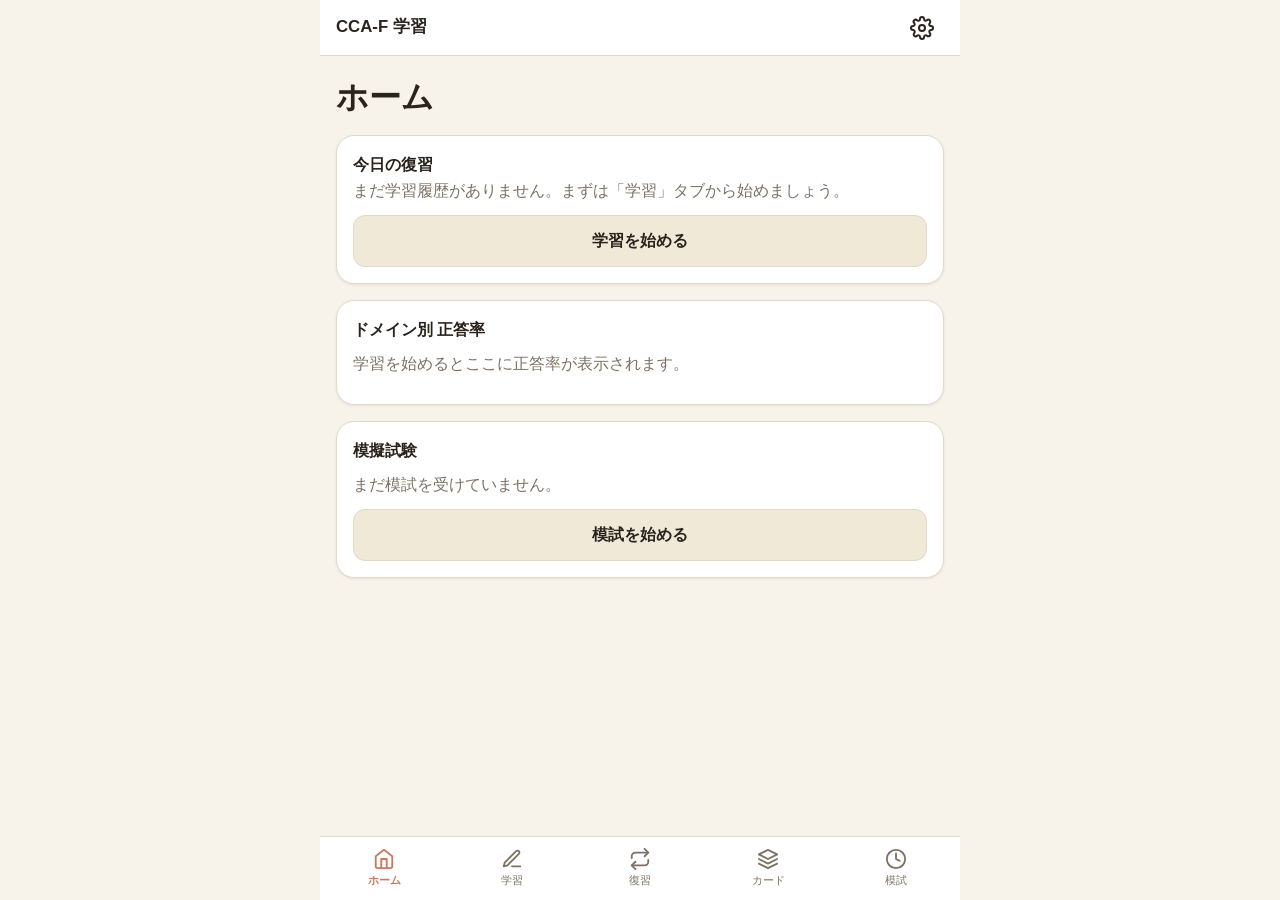
<file: index.html>
<!doctype html>
<html lang="ja" data-theme="">
<head>
<meta charset="UTF-8" />
<meta name="viewport" content="width=device-width, initial-scale=1, viewport-fit=cover" />
<title>CCA-F 学習アプリ</title>
<meta name="description" content="Claude Certified Architect – Foundations 試験対策アプリ" />
<link rel="stylesheet" href="./css/style.css" />
<link rel="manifest" href="./manifest.webmanifest" />
<link rel="icon" href="./icons/favicon.ico" sizes="any" />
<link rel="icon" href="./icons/icon.svg" type="image/svg+xml" />

<!-- iOS: standalone home-screen app support -->
<link rel="apple-touch-icon" href="./icons/apple-touch-icon.png" />
<meta name="apple-mobile-web-app-capable" content="yes" />
<meta name="apple-mobile-web-app-status-bar-style" content="black-translucent" />
<meta name="apple-mobile-web-app-title" content="CCA-F" />

<!-- Theme color: matches manifest, split light/dark for the browser chrome -->
<meta name="theme-color" media="(prefers-color-scheme: light)" content="#F7F3EA" />
<meta name="theme-color" media="(prefers-color-scheme: dark)" content="#1E1A15" />
</head>
<body>
<header class="app-header">
  <span class="app-header__title">CCA-F 学習</span>
  <a class="app-header__settings" href="#/settings" aria-label="設定"><svg viewBox="0 0 24 24" fill="none" stroke="currentColor" stroke-width="2" stroke-linecap="round" stroke-linejoin="round" aria-hidden="true"><circle cx="12" cy="12" r="3"></circle><path d="M19.4 15a1.65 1.65 0 0 0 .33 1.82l.06.06a2 2 0 1 1-2.83 2.83l-.06-.06a1.65 1.65 0 0 0-1.82-.33 1.65 1.65 0 0 0-1 1.51V21a2 2 0 0 1-4 0v-.09A1.65 1.65 0 0 0 9 19.4a1.65 1.65 0 0 0-1.82.33l-.06.06a2 2 0 1 1-2.83-2.83l.06-.06a1.65 1.65 0 0 0 .33-1.82 1.65 1.65 0 0 0-1.51-1H3a2 2 0 0 1 0-4h.09A1.65 1.65 0 0 0 4.6 9a1.65 1.65 0 0 0-.33-1.82l-.06-.06a2 2 0 1 1 2.83-2.83l.06.06a1.65 1.65 0 0 0 1.82.33H9a1.65 1.65 0 0 0 1-1.51V3a2 2 0 0 1 4 0v.09a1.65 1.65 0 0 0 1 1.51 1.65 1.65 0 0 0 1.82-.33l.06-.06a2 2 0 1 1 2.83 2.83l-.06.06a1.65 1.65 0 0 0-.33 1.82V9a1.65 1.65 0 0 0 1.51 1H21a2 2 0 0 1 0 4h-.09a1.65 1.65 0 0 0-1.51 1z"></path></svg></a>
</header>

<main id="view"></main>

<nav class="tab-bar" aria-label="メインナビゲーション">
  <a class="tab-bar__item" href="#/" data-route="#/">
    <span class="tab-bar__icon" aria-hidden="true"><svg viewBox="0 0 24 24" fill="none" stroke="currentColor" stroke-width="2" stroke-linecap="round" stroke-linejoin="round" aria-hidden="true"><path d="M3 9l9-7 9 7v11a2 2 0 0 1-2 2H5a2 2 0 0 1-2-2z"></path><polyline points="9 22 9 12 15 12 15 22"></polyline></svg></span>
    <span class="tab-bar__label">ホーム</span>
  </a>
  <a class="tab-bar__item" href="#/quiz" data-route="#/quiz">
    <span class="tab-bar__icon" aria-hidden="true"><svg viewBox="0 0 24 24" fill="none" stroke="currentColor" stroke-width="2" stroke-linecap="round" stroke-linejoin="round" aria-hidden="true"><path d="M12 20h9"></path><path d="M16.5 3.5a2.121 2.121 0 0 1 3 3L7 19l-4 1 1-4Z"></path></svg></span>
    <span class="tab-bar__label">学習</span>
  </a>
  <a class="tab-bar__item" href="#/review" data-route="#/review">
    <span class="tab-bar__icon" aria-hidden="true"><svg viewBox="0 0 24 24" fill="none" stroke="currentColor" stroke-width="2" stroke-linecap="round" stroke-linejoin="round" aria-hidden="true"><polyline points="17 1 21 5 17 9"></polyline><path d="M3 11V9a4 4 0 0 1 4-4h14"></path><polyline points="7 23 3 19 7 15"></polyline><path d="M21 13v2a4 4 0 0 1-4 4H3"></path></svg></span>
    <span class="tab-bar__label">復習</span>
  </a>
  <a class="tab-bar__item" href="#/cards" data-route="#/cards">
    <span class="tab-bar__icon" aria-hidden="true"><svg viewBox="0 0 24 24" fill="none" stroke="currentColor" stroke-width="2" stroke-linecap="round" stroke-linejoin="round" aria-hidden="true"><polygon points="12 2 2 7 12 12 22 7 12 2"></polygon><polyline points="2 17 12 22 22 17"></polyline><polyline points="2 12 12 17 22 12"></polyline></svg></span>
    <span class="tab-bar__label">カード</span>
  </a>
  <a class="tab-bar__item" href="#/exam" data-route="#/exam">
    <span class="tab-bar__icon" aria-hidden="true"><svg viewBox="0 0 24 24" fill="none" stroke="currentColor" stroke-width="2" stroke-linecap="round" stroke-linejoin="round" aria-hidden="true"><circle cx="12" cy="12" r="10"></circle><polyline points="12 6 12 12 16 14"></polyline></svg></span>
    <span class="tab-bar__label">模試</span>
  </a>
</nav>

<!-- Update-available toast (hidden until a new SW takes control) -->
<div id="update-toast" class="update-toast" role="status" hidden>
  <button type="button" id="update-toast-btn" class="update-toast__btn">
    新しいバージョンがあります — タップで更新
  </button>
</div>

<!-- iOS "add to home screen" install hint (shown once, dismissible) -->
<div id="ios-install-banner" class="ios-install-banner" role="status" hidden>
  <span class="ios-install-banner__text">共有 → ホーム画面に追加 でインストール</span>
  <button type="button" id="ios-install-dismiss" class="ios-install-banner__dismiss" aria-label="閉じる">✕</button>
</div>

<script type="module" src="./js/app.js"></script>
<script>
  // Service worker registration + update flow. Kept as a plain inline
  // script (not a module) so it runs independently of app.js and can never
  // block app boot if something in the SW path throws.
  if ("serviceWorker" in navigator) {
    // A page loaded with no controller yet (first-ever visit, or a hard
    // reload that bypassed the SW) will still fire one "controllerchange"
    // event the moment the new worker calls clients.claim() during its very
    // first activation. That first claim is not an update — it's just the
    // SW turning on — so it must not trigger the update toast. Only treat
    // controllerchange as "an update is available" when this page was
    // already under an active controller when it loaded.
    const hadControllerOnLoad = !!navigator.serviceWorker.controller;

    window.addEventListener("load", () => {
      navigator.serviceWorker.register("./sw.js").catch(() => {
        // Offline-first app still works without a SW; ignore registration
        // failures (e.g. unsupported browser, privacy mode restrictions).
      });
    });

    let reloadedOnce = false;
    let firstControllerChangeSeen = false;
    navigator.serviceWorker.addEventListener("controllerchange", () => {
      if (reloadedOnce) return;

      const isFirstClaim = !firstControllerChangeSeen && !hadControllerOnLoad;
      firstControllerChangeSeen = true;
      if (isFirstClaim) return;

      // Never yank the exam runner out from under an in-progress exam:
      // the timer is wall-clock based and a reload would lose the in-memory
      // runner state before the user finishes.
      let examInProgress = false;
      try {
        examInProgress = localStorage.getItem("ccaf.v1.exam.active") != null;
      } catch (err) {
        examInProgress = false;
      }
      if (examInProgress) return;

      const toast = document.getElementById("update-toast");
      const btn = document.getElementById("update-toast-btn");
      if (!toast || !btn) return;
      toast.hidden = false;
      btn.addEventListener(
        "click",
        () => {
          reloadedOnce = true;
          window.location.reload();
        },
        { once: true }
      );
    });
  }

  // iOS Safari "add to home screen" hint: only for iOS Safari, only when
  // not already launched as a standalone PWA, and only once ever.
  (function iosInstallBanner() {
    const IOS_BANNER_KEY = "ccaf.v1.ui.iosBannerDismissed";
    const ua = navigator.userAgent || "";
    const isIOS = /iP(hone|ad|od)/.test(ua) || (ua.includes("Macintosh") && "ontouchend" in document);
    const isSafari = /Safari/.test(ua) && !/CriOS|FxiOS|EdgiOS|OPiOS/.test(ua);
    const isStandalone =
      window.matchMedia("(display-mode: standalone)").matches || window.navigator.standalone === true;

    if (!isIOS || !isSafari || isStandalone) return;

    let dismissed = false;
    try {
      dismissed = localStorage.getItem(IOS_BANNER_KEY) === "1";
    } catch (err) {
      dismissed = false;
    }
    if (dismissed) return;

    const banner = document.getElementById("ios-install-banner");
    const dismissBtn = document.getElementById("ios-install-dismiss");
    if (!banner || !dismissBtn) return;
    banner.hidden = false;
    dismissBtn.addEventListener("click", () => {
      banner.hidden = true;
      try {
        localStorage.setItem(IOS_BANNER_KEY, "1");
      } catch (err) {
        // Ignore; banner will just reappear next visit in private mode.
      }
    });
  })();
</script>
</body>
</html>
</file>
<file: css/style.css>
/* =========================================================
   CCA-F 学習アプリ — デザインシステム
   ========================================================= */

/* ---------- CSS Custom Properties ---------- */
:root {
  /* Colors: light (default) */
  --color-bg: #F7F3EA;
  --color-surface: #FFFFFF;
  --color-surface-alt: #F0E9D8;
  --color-text: #2B241D;
  --color-text-muted: #7C7264;
  --color-border: #E3D9C6;
  --color-primary: #CC785C;
  --color-primary-contrast: #FFFFFF;
  --color-accent: #C08A3E;
  --color-success: #4F8B3B;
  --color-success-bg: #EAF3E2;
  --color-danger: #C1392B;
  --color-danger-bg: #FBEAE7;
  --color-warning: #B8860B;
  --color-warning-bg: #FBF3DC;

  /* Spacing scale */
  --space-1: 4px;
  --space-2: 8px;
  --space-3: 12px;
  --space-4: 16px;
  --space-5: 24px;
  --space-6: 32px;
  --space-7: 48px;

  /* Radius */
  --radius-sm: 6px;
  --radius-md: 12px;
  --radius-lg: 18px;
  --radius-pill: 999px;

  /* Layout */
  --max-width: 640px;
  --header-height: 56px;
  --tab-bar-height: 64px;

  /* Shadow */
  --shadow-sm: 0 1px 3px rgba(0, 0, 0, 0.08);
  --shadow-md: 0 4px 12px rgba(0, 0, 0, 0.12);

  /* Safe areas */
  --safe-top: env(safe-area-inset-top, 0px);
  --safe-bottom: env(safe-area-inset-bottom, 0px);
  --safe-left: env(safe-area-inset-left, 0px);
  --safe-right: env(safe-area-inset-right, 0px);

  color-scheme: light;
}

/* ---------- Dark mode: system preference ---------- */
@media (prefers-color-scheme: dark) {
  :root {
    --color-bg: #1E1A15;
    --color-surface: #29231D;
    --color-surface-alt: #322B22;
    --color-text: #F2EBDD;
    --color-text-muted: #B0A594;
    --color-border: #453B2F;
    --color-primary: #E0906B;
    --color-primary-contrast: #1E1A15;
    --color-accent: #D9A441;
    --color-success: #7FB06B;
    --color-success-bg: #24301C;
    --color-danger: #E27367;
    --color-danger-bg: #3A1F1A;
    --color-warning: #D9A441;
    --color-warning-bg: #3A2E14;

    color-scheme: dark;
  }
}

/* ---------- Explicit theme overrides (settings) ---------- */
html[data-theme="light"] {
  --color-bg: #F7F3EA;
  --color-surface: #FFFFFF;
  --color-surface-alt: #F0E9D8;
  --color-text: #2B241D;
  --color-text-muted: #7C7264;
  --color-border: #E3D9C6;
  --color-primary: #CC785C;
  --color-primary-contrast: #FFFFFF;
  --color-accent: #C08A3E;
  --color-success: #4F8B3B;
  --color-success-bg: #EAF3E2;
  --color-danger: #C1392B;
  --color-danger-bg: #FBEAE7;
  --color-warning: #B8860B;
  --color-warning-bg: #FBF3DC;
  color-scheme: light;
}

html[data-theme="dark"] {
  --color-bg: #1E1A15;
  --color-surface: #29231D;
  --color-surface-alt: #322B22;
  --color-text: #F2EBDD;
  --color-text-muted: #B0A594;
  --color-border: #453B2F;
  --color-primary: #E0906B;
  --color-primary-contrast: #1E1A15;
  --color-accent: #D9A441;
  --color-success: #7FB06B;
  --color-success-bg: #24301C;
  --color-danger: #E27367;
  --color-danger-bg: #3A1F1A;
  --color-warning: #D9A441;
  --color-warning-bg: #3A2E14;
  color-scheme: dark;
}

/* ---------- Reset ---------- */
* {
  box-sizing: border-box;
}

html,
body {
  margin: 0;
  padding: 0;
}

body {
  min-height: 100vh;
  min-height: 100dvh;
  background: var(--color-bg);
  color: var(--color-text);
  font-family: "Hiragino Sans", "Hiragino Kaku Gothic ProN", "Noto Sans JP",
    "Yu Gothic UI", "Yu Gothic", "Meiryo", -apple-system, BlinkMacSystemFont,
    "Segoe UI", Roboto, sans-serif;
  line-height: 1.6;
  -webkit-font-smoothing: antialiased;
  overflow-x: hidden;
  padding-bottom: calc(var(--tab-bar-height) + var(--safe-bottom));
}

h1,
h2,
h3,
p,
ul,
ol,
figure {
  margin: 0 0 var(--space-3) 0;
}

img {
  max-width: 100%;
  display: block;
}

a {
  color: inherit;
  text-decoration: none;
}

button {
  font-family: inherit;
}

/* ---------- Layout: centered column ---------- */
.app-header,
.tab-bar,
#view {
  width: 100%;
  max-width: var(--max-width);
  margin-left: auto;
  margin-right: auto;
}

#view {
  padding: var(--space-4) var(--space-4) var(--space-6);
  padding-left: calc(var(--space-4) + var(--safe-left));
  padding-right: calc(var(--space-4) + var(--safe-right));
  min-height: calc(100vh - var(--header-height) - var(--tab-bar-height));
  min-height: calc(100dvh - var(--header-height) - var(--tab-bar-height));
}

/* ---------- Header ---------- */
.app-header {
  position: sticky;
  top: 0;
  z-index: 10;
  display: flex;
  align-items: center;
  justify-content: space-between;
  height: calc(var(--header-height) + var(--safe-top));
  padding-top: var(--safe-top);
  padding-left: calc(var(--space-4) + var(--safe-left));
  padding-right: calc(var(--space-4) + var(--safe-right));
  background: var(--color-surface);
  border-bottom: 1px solid var(--color-border);
}

.app-header__title {
  font-weight: 700;
  font-size: 1.05rem;
}

.app-header__settings {
  display: inline-flex;
  align-items: center;
  justify-content: center;
  width: 44px;
  height: 44px;
  font-size: 1.2rem;
  border-radius: var(--radius-pill);
  touch-action: manipulation;
}

.app-header__settings svg {
  display: block;
  width: 24px;
  height: 24px;
}

.app-header__settings:active {
  background: var(--color-surface-alt);
}

/* ---------- Bottom Tab Bar ---------- */
.tab-bar {
  position: fixed;
  left: 50%;
  bottom: 0;
  transform: translateX(-50%);
  z-index: 20;
  display: flex;
  height: calc(var(--tab-bar-height) + var(--safe-bottom));
  padding-bottom: var(--safe-bottom);
  padding-left: var(--safe-left);
  padding-right: var(--safe-right);
  background: var(--color-surface);
  border-top: 1px solid var(--color-border);
}

.tab-bar__item {
  flex: 1 1 0;
  display: flex;
  flex-direction: column;
  align-items: center;
  justify-content: center;
  gap: 2px;
  min-height: 44px;
  color: var(--color-text-muted);
  font-size: 0.7rem;
  touch-action: manipulation;
}

.tab-bar__icon {
  font-size: 1.25rem;
  line-height: 1;
}

.tab-bar__icon svg {
  display: block;
  width: 22px;
  height: 22px;
}

.tab-bar__item.is-active {
  color: var(--color-primary);
  font-weight: 700;
}

/* ---------- Card ---------- */
.card {
  background: var(--color-surface);
  border: 1px solid var(--color-border);
  border-radius: var(--radius-lg);
  padding: var(--space-4);
  box-shadow: var(--shadow-sm);
  margin-bottom: var(--space-4);
}

.card__title {
  font-weight: 700;
  margin-bottom: var(--space-2);
}

/* ---------- Buttons ---------- */
.btn {
  display: inline-flex;
  align-items: center;
  justify-content: center;
  min-height: 44px;
  min-width: 44px;
  padding: var(--space-3) var(--space-5);
  border: 1px solid transparent;
  border-radius: var(--radius-md);
  font-size: 1rem;
  font-weight: 600;
  cursor: pointer;
  touch-action: manipulation;
  transition: transform 0.05s ease, opacity 0.15s ease;
}

.btn:active {
  transform: scale(0.98);
}

.btn-primary {
  background: var(--color-primary);
  color: var(--color-primary-contrast);
}

.btn-secondary {
  background: var(--color-surface-alt);
  color: var(--color-text);
  border-color: var(--color-border);
}

.btn-block {
  display: flex;
  width: 100%;
}

.btn:disabled {
  opacity: 0.5;
  cursor: not-allowed;
}

/* ---------- Choice Button (quiz/exam) ---------- */
.choice {
  display: flex;
  flex-direction: column;
  align-items: flex-start;
  gap: var(--space-1);
  width: 100%;
  min-height: 44px;
  padding: var(--space-3) var(--space-4);
  margin-bottom: var(--space-2);
  background: var(--color-surface);
  border: 1px solid var(--color-border);
  border-radius: var(--radius-md);
  text-align: left;
  font-size: 0.95rem;
  line-height: 1.4;
  overflow-wrap: anywhere; /* long flags / env var names in code spans */
  cursor: pointer;
  touch-action: manipulation;
}

.choice__text {
  display: block;
}

.choice__text-ja {
  display: block;
  font-size: 0.9em;
  color: var(--color-text-muted);
}

.choice:active {
  background: var(--color-surface-alt);
}

/* Multi-answer ("choose N") choices: checkbox mark + checked state.
   Declared before .correct/.wrong so grading colors win. */
.choice--multi {
  flex-direction: row;
  gap: var(--space-3);
}

.choice__body {
  display: flex;
  flex-direction: column;
  gap: var(--space-1);
  min-width: 0;
}

.choice__check {
  position: relative;
  flex: none;
  width: 20px;
  height: 20px;
  margin-top: 1px;
  border: 2px solid var(--color-border);
  border-radius: var(--radius-sm);
  background: var(--color-surface);
}

.choice--multi.is-checked {
  background: var(--color-surface-alt);
  border-color: var(--color-primary);
  box-shadow: inset 0 0 0 1px var(--color-primary);
}

.choice--multi.is-checked .choice__check {
  background: var(--color-primary);
  border-color: var(--color-primary);
}

.choice--multi.is-checked .choice__check::after {
  content: "";
  position: absolute;
  left: 5px;
  top: 1px;
  width: 5px;
  height: 10px;
  border: solid var(--color-primary-contrast);
  border-width: 0 2px 2px 0;
  transform: rotate(45deg);
}

.choice.correct {
  background: var(--color-success-bg);
  border-color: var(--color-success);
  color: var(--color-success);
  font-weight: 700;
}

.choice.wrong {
  background: var(--color-danger-bg);
  border-color: var(--color-danger);
  color: var(--color-danger);
  font-weight: 700;
}

.choice.correct .choice__text-ja,
.choice.wrong .choice__text-ja {
  color: inherit;
}

.choice--multi.correct .choice__check,
.choice--multi.wrong .choice__check {
  border-color: currentColor;
}

.choice--multi.correct.is-checked,
.choice--multi.wrong.is-checked {
  box-shadow: inset 0 0 0 1px currentColor;
}

.choice--multi.correct.is-checked .choice__check,
.choice--multi.wrong.is-checked .choice__check {
  background: currentColor;
}

/* ---------- Chip Filter ---------- */
.chip-row {
  display: flex;
  flex-wrap: wrap;
  gap: var(--space-2);
  margin-bottom: var(--space-4);
}

.chip {
  display: inline-flex;
  align-items: center;
  min-height: 36px;
  padding: var(--space-1) var(--space-4);
  background: var(--color-surface-alt);
  border: 1px solid var(--color-border);
  border-radius: var(--radius-pill);
  font-size: 0.85rem;
  color: var(--color-text-muted);
  cursor: pointer;
  touch-action: manipulation;
}

.chip.active {
  background: var(--color-primary);
  border-color: var(--color-primary);
  color: var(--color-primary-contrast);
  font-weight: 700;
}

/* ---------- Progress Bar ---------- */
.progress {
  width: 100%;
  height: 8px;
  background: var(--color-surface-alt);
  border-radius: var(--radius-pill);
  overflow: hidden;
}

.progress__fill {
  height: 100%;
  background: var(--color-primary);
  border-radius: var(--radius-pill);
  transition: width 0.2s ease;
}

.progress__fill.is-pass {
  background: var(--color-success);
}

.progress__fill.is-fail {
  background: var(--color-danger);
}

/* ---------- Badge ---------- */
.badge {
  display: inline-flex;
  align-items: center;
  justify-content: center;
  min-width: 20px;
  height: 20px;
  padding: 0 var(--space-2);
  background: var(--color-danger);
  color: #fff;
  font-size: 0.7rem;
  font-weight: 700;
  border-radius: var(--radius-pill);
}

.badge-success {
  background: var(--color-success);
}

.badge-neutral {
  background: var(--color-text-muted);
}

/* ---------- Toast ---------- */
.toast {
  position: fixed;
  left: 50%;
  bottom: calc(var(--tab-bar-height) + var(--safe-bottom) + var(--space-4));
  transform: translateX(-50%);
  z-index: 50;
  max-width: calc(var(--max-width) - var(--space-6));
  padding: var(--space-3) var(--space-4);
  background: var(--color-text);
  color: var(--color-bg);
  border-radius: var(--radius-md);
  box-shadow: var(--shadow-md);
  font-size: 0.9rem;
  text-align: center;
}

/* ---------- Modal / Sheet ---------- */
.modal-overlay {
  position: fixed;
  inset: 0;
  z-index: 60;
  display: flex;
  align-items: flex-end;
  justify-content: center;
  background: rgba(0, 0, 0, 0.4);
}

.sheet {
  width: 100%;
  max-width: var(--max-width);
  max-height: 85vh;
  overflow-y: auto;
  padding: var(--space-5);
  padding-bottom: calc(var(--space-5) + var(--safe-bottom));
  background: var(--color-surface);
  border-radius: var(--radius-lg) var(--radius-lg) 0 0;
  box-shadow: var(--shadow-md);
}

.modal-overlay.is-centered {
  align-items: center;
  padding: var(--space-5);
}

.modal-overlay.is-centered .sheet {
  border-radius: var(--radius-lg);
  max-height: 80vh;
}

/* ---------- Utility ---------- */
.text-muted {
  color: var(--color-text-muted);
}

.text-center {
  text-align: center;
}

.stack {
  display: flex;
  flex-direction: column;
  gap: var(--space-3);
}

.row {
  display: flex;
  align-items: center;
  gap: var(--space-3);
}

.row-between {
  display: flex;
  align-items: center;
  justify-content: space-between;
}

/* ---------- Small screens: no horizontal overflow ---------- */
@media (max-width: 340px) {
  #view {
    padding-left: calc(var(--space-3) + var(--safe-left));
    padding-right: calc(var(--space-3) + var(--safe-right));
  }

  .btn {
    padding: var(--space-3) var(--space-4);
  }
}

/* ---------- Question Card (quiz / review) ---------- */
.question-card {
  overflow-wrap: anywhere; /* 出典 URLs and long identifiers must wrap, not run off the card */
}

.question-card__header {
  margin-bottom: var(--space-3);
}

.question-card__text {
  font-size: 1rem;
  margin-bottom: var(--space-4);
}

.question-card__text-ja {
  font-size: 0.9em;
  color: var(--color-text-muted);
  margin-top: calc(-1 * var(--space-3));
  margin-bottom: var(--space-4);
}

.question-card__select-hint {
  font-weight: 700;
  color: var(--color-primary);
  margin-bottom: var(--space-3);
}

.question-card__select-count {
  font-size: 0.85rem;
  margin-top: calc(-1 * var(--space-2));
  margin-bottom: var(--space-3);
}

.question-card__choices {
  margin-bottom: var(--space-2);
}

.question-card__submit {
  margin-top: var(--space-2);
}

.question-card__explanation {
  margin-top: var(--space-3);
  padding: var(--space-3) var(--space-4);
  background: var(--color-surface-alt);
  border-radius: var(--radius-md);
  font-size: 0.9rem;
}

.question-card__explanation-label {
  font-weight: 700;
  margin-bottom: var(--space-2);
}

.question-card__ref {
  font-size: 0.8rem;
  margin-bottom: 0;
}

.question-card__next {
  margin-top: var(--space-4);
}

.is-hidden {
  display: none !important;
}

/* ---------- Difficulty Dots ---------- */
.difficulty-dots {
  display: inline-flex;
  align-items: center;
  gap: 3px;
}

.difficulty-dots__dot {
  width: 7px;
  height: 7px;
  border-radius: 50%;
  background: var(--color-border);
}

.difficulty-dots__dot.is-filled {
  background: var(--color-accent);
}

/* ---------- Review: progress + summary ---------- */
.review-progress {
  margin-bottom: var(--space-4);
}

.review-progress .progress {
  margin-top: var(--space-2);
}

.review-empty__title {
  font-size: 1.1rem;
  font-weight: 700;
}

.review-summary__score {
  font-size: 1.4rem;
  font-weight: 700;
  margin-bottom: var(--space-2);
}

/* ---------- Dashboard ---------- */
.dashboard-review-card .card__title {
  margin-bottom: 0;
}

.domain-stats {
  gap: var(--space-4);
}

.domain-stat-row .progress {
  margin: var(--space-2) 0 var(--space-1);
}

/* ---------- Box distribution mini bar ---------- */
.box-distribution {
  display: flex;
  width: 100%;
  height: 5px;
  border-radius: var(--radius-pill);
  overflow: hidden;
  background: var(--color-surface-alt);
}

.box-distribution__seg {
  height: 100%;
}

.box-distribution__seg--0 {
  background: var(--color-border);
}

.box-distribution__seg--1 {
  background: var(--color-danger);
}

.box-distribution__seg--2 {
  background: var(--color-warning);
}

.box-distribution__seg--3 {
  background: #ffd43b;
}

.box-distribution__seg--4 {
  background: #94d82d;
}

.box-distribution__seg--5 {
  background: var(--color-success);
}

/* ---------- Flashcards ---------- */
.cards-counter {
  text-align: center;
}

.flip-card {
  perspective: 1200px;
  min-height: 220px;
  margin-bottom: var(--space-4);
  cursor: pointer;
  touch-action: manipulation;
}

/* Both faces share one grid cell, so the card grows to fit the taller face
   (long definitions used to spill out of a fixed-height card). */
.flip-card__inner {
  display: grid;
  width: 100%;
  min-height: 220px;
  transition: transform 0.5s;
  transform-style: preserve-3d;
}

.flip-card.is-flipped .flip-card__inner {
  transform: rotateY(180deg);
}

.flip-card__face {
  grid-area: 1 / 1;
  position: relative;
  display: flex;
  flex-direction: column;
  align-items: center;
  justify-content: center;
  gap: var(--space-3);
  padding: var(--space-5);
  /* keep text clear of the domain badge in the top-left corner */
  padding-top: calc(var(--space-4) + 20px + var(--space-3));
  overflow-wrap: anywhere;
  background: var(--color-surface);
  border: 1px solid var(--color-border);
  border-radius: var(--radius-lg);
  box-shadow: var(--shadow-sm);
  backface-visibility: hidden;
  -webkit-backface-visibility: hidden;
  text-align: center;
}

/* The front is as tall as the back, so start the term at the top instead of
   leaving it centered far down a long card. */
.flip-card__face--front {
  justify-content: flex-start;
}

.flip-card__face--back {
  transform: rotateY(180deg);
}

.flip-card__badge {
  position: absolute;
  top: var(--space-4);
  left: var(--space-4);
}

.flip-card__term {
  font-size: 1.2rem;
  font-weight: 700;
  margin: 0;
}

.flip-card__term-ja {
  font-size: 0.9em;
  margin: 0;
}

.flip-card__hint {
  font-size: 0.8rem;
  margin: 0;
}

.flip-card__definition {
  align-self: stretch;
  font-size: 1rem;
  text-align: left; /* multi-line Japanese reads better left-aligned */
  margin: 0;
}

.cards-actions {
  gap: var(--space-3);
}

/* Respect reduced-motion preference */
@media (prefers-reduced-motion: reduce) {
  .flip-card__inner {
    transition: none;
  }
}

/* ---------- Exam: hide chrome, show timer bar instead ---------- */
body.exam-in-progress .app-header,
body.exam-in-progress .tab-bar {
  display: none;
}

body.exam-in-progress #view {
  min-height: calc(100vh - var(--space-4));
  min-height: calc(100dvh - var(--space-4));
  padding-bottom: var(--space-6);
}

body.exam-in-progress {
  padding-bottom: 0;
}

.exam-rules {
  margin: 0;
  padding-left: var(--space-5);
}

.exam-rules li {
  margin-bottom: var(--space-1);
}

.exam-timer-bar {
  position: sticky;
  top: var(--safe-top);
  z-index: 15;
  display: flex;
  align-items: center;
  justify-content: space-between;
  padding: var(--space-3) var(--space-4);
  margin: 0 calc(-1 * var(--space-4)) var(--space-3);
  background: var(--color-surface);
  border-bottom: 1px solid var(--color-border);
}

.exam-timer-bar__time {
  font-size: 1.3rem;
  font-weight: 700;
  font-variant-numeric: tabular-nums;
}

.exam-timer-bar__time.is-urgent {
  color: var(--color-danger);
}

.exam-timer-bar__abort {
  min-height: 36px;
  padding: var(--space-1) var(--space-4);
  background: var(--color-danger-bg);
  color: var(--color-danger);
  border: 1px solid var(--color-danger);
  border-radius: var(--radius-md);
  font-weight: 700;
  cursor: pointer;
  touch-action: manipulation;
}

.exam-progress-label {
  text-align: center;
  margin-bottom: var(--space-3);
}

.exam-question-slot {
  margin-bottom: var(--space-3);
}

.exam-question-card .choice.is-selected {
  background: var(--color-surface-alt);
  border-color: var(--color-primary);
  border-width: 2px;
  font-weight: 700;
}

.exam-nav-row {
  display: grid;
  grid-template-columns: 1fr 1fr 1fr 1fr;
  gap: var(--space-2);
  margin-bottom: var(--space-3);
}

.exam-nav-row .btn {
  padding-left: var(--space-2);
  padding-right: var(--space-2);
  font-size: 0.85rem;
}

.exam-nav-row .btn.active {
  background: var(--color-accent);
  color: #fff;
}

.exam-submit-btn {
  margin-bottom: var(--space-4);
}

.exam-discard-btn {
  margin-top: var(--space-2);
}

/* Grid jump sheet */
.exam-grid-legend {
  flex-wrap: wrap;
  gap: var(--space-3);
  margin-bottom: var(--space-4);
  font-size: 0.8rem;
  color: var(--color-text-muted);
}

.exam-grid-legend__item {
  display: inline-flex;
  align-items: center;
  gap: var(--space-1);
}

.exam-grid-dot {
  display: inline-block;
  width: 10px;
  height: 10px;
  border-radius: 50%;
  background: var(--color-surface-alt);
  border: 1px solid var(--color-border);
}

.exam-grid-dot--answered {
  background: var(--color-primary);
  border-color: var(--color-primary);
}

.exam-grid-dot--flagged {
  background: var(--color-warning);
  border-color: var(--color-warning);
}

.exam-grid {
  display: grid;
  grid-template-columns: repeat(6, 1fr);
  gap: var(--space-2);
}

.exam-grid__cell {
  min-height: 44px;
  background: var(--color-surface-alt);
  border: 1px solid var(--color-border);
  border-radius: var(--radius-sm);
  font-weight: 600;
  cursor: pointer;
  touch-action: manipulation;
}

.exam-grid__cell.is-answered {
  background: var(--color-primary);
  color: var(--color-primary-contrast);
  border-color: var(--color-primary);
}

.exam-grid__cell.is-flagged {
  box-shadow: inset 0 0 0 2px var(--color-warning);
}

.exam-grid__cell.is-current {
  outline: 2px solid var(--color-accent);
  outline-offset: 1px;
}

/* Results screen */
.exam-result-badge {
  height: 32px;
  padding: 0 var(--space-4);
  font-size: 0.95rem;
  margin-bottom: var(--space-3);
}

.exam-result-score {
  font-size: 2rem;
  font-weight: 700;
  margin-bottom: var(--space-3);
}

.exam-score-bar {
  position: relative;
  width: 100%;
  height: 14px;
  background: var(--color-surface-alt);
  border-radius: var(--radius-pill);
  overflow: visible;
  margin-bottom: var(--space-2);
}

.exam-score-bar__fill {
  height: 100%;
  border-radius: var(--radius-pill);
  background: var(--color-primary);
  overflow: hidden;
}

.exam-score-bar__fill.is-pass {
  background: var(--color-success);
}

.exam-score-bar__fill.is-fail {
  background: var(--color-danger);
}

.exam-score-bar__marker {
  position: absolute;
  top: -3px;
  bottom: -3px;
  width: 2px;
  background: var(--color-text);
  opacity: 0.6;
}

.exam-score-note {
  font-size: 0.75rem;
  margin-top: 0;
  margin-bottom: var(--space-3);
}

.exam-disclaimer {
  font-size: 0.75rem;
}

.exam-retry-btn {
  margin-top: var(--space-2);
  margin-bottom: var(--space-4);
}

.exam-review-heading {
  font-size: 1.1rem;
  margin-top: var(--space-5);
  margin-bottom: var(--space-3);
}

.exam-review-item__index {
  font-size: 0.8rem;
  margin-bottom: var(--space-1);
}

/* ---------- Tables ---------- */
.table-scroll {
  overflow-x: auto;
}

.exam-domain-table {
  width: 100%;
  border-collapse: collapse;
  font-size: 0.9rem;
}

.exam-domain-table th,
.exam-domain-table td {
  padding: var(--space-2) var(--space-2);
  text-align: left;
  border-bottom: 1px solid var(--color-border);
  white-space: nowrap;
}

.exam-domain-table th {
  color: var(--color-text-muted);
  font-weight: 600;
}

/* ---------- History ---------- */
.history-row {
  display: block;
  cursor: pointer;
}

.history-row__date {
  font-weight: 600;
}

.history-row__score {
  font-weight: 700;
}

.history-back-link {
  display: inline-block;
  margin-bottom: var(--space-3);
  color: var(--color-text-muted);
  font-size: 0.9rem;
}

/* ---------- Settings ---------- */
.settings-theme-row {
  margin-bottom: 0;
}

.settings-toggle-row {
  margin-bottom: var(--space-3);
}

.settings-subtitle {
  font-size: 0.85rem;
  color: var(--color-text-muted);
  margin-bottom: var(--space-2);
}

.settings-danger-btn {
  color: var(--color-danger);
}

.settings-export-textarea {
  width: 100%;
  padding: var(--space-3);
  margin-bottom: var(--space-3);
  background: var(--color-surface-alt);
  border: 1px solid var(--color-border);
  border-radius: var(--radius-md);
  color: var(--color-text);
  font-family: ui-monospace, SFMono-Regular, Menlo, Consolas, monospace;
  font-size: 0.75rem;
  line-height: 1.4;
  resize: vertical;
}

.settings-export-actions {
  gap: var(--space-3);
  margin-bottom: var(--space-2);
}

.settings-export-actions .btn {
  flex: 1;
}

.settings-import-status {
  font-size: 0.85rem;
  margin-bottom: 0;
}

.settings-import-status--error {
  color: var(--color-danger);
}

/* Toggle switch */
.toggle-switch {
  position: relative;
  width: 48px;
  height: 28px;
  padding: 0;
  background: var(--color-surface-alt);
  border: 1px solid var(--color-border);
  border-radius: var(--radius-pill);
  cursor: pointer;
  touch-action: manipulation;
  flex-shrink: 0;
}

.toggle-switch__thumb {
  position: absolute;
  top: 2px;
  left: 2px;
  width: 22px;
  height: 22px;
  background: var(--color-surface);
  border-radius: 50%;
  box-shadow: var(--shadow-sm);
  transition: left 0.15s ease;
}

.toggle-switch.is-on {
  background: var(--color-primary);
  border-color: var(--color-primary);
}

.toggle-switch.is-on .toggle-switch__thumb {
  left: 22px;
}

/* ---------- PWA: update toast ---------- */
.update-toast {
  position: fixed;
  left: var(--space-4);
  right: var(--space-4);
  bottom: calc(var(--tab-bar-height) + var(--safe-bottom) + var(--space-3));
  z-index: 200;
  display: flex;
  justify-content: center;
}

.update-toast[hidden] {
  display: none;
}

body.exam-in-progress .update-toast {
  bottom: calc(var(--safe-bottom) + var(--space-3));
}

.update-toast__btn {
  width: 100%;
  max-width: calc(var(--max-width) - var(--space-4) * 2);
  padding: var(--space-3) var(--space-4);
  background: var(--color-primary);
  color: var(--color-primary-contrast);
  border: none;
  border-radius: var(--radius-md);
  font-size: 0.95rem;
  font-weight: 600;
  box-shadow: var(--shadow-md);
  cursor: pointer;
  touch-action: manipulation;
}

/* ---------- PWA: iOS install banner ---------- */
.ios-install-banner {
  position: fixed;
  top: calc(var(--header-height) + var(--safe-top) + var(--space-2));
  left: var(--space-4);
  right: var(--space-4);
  z-index: 200;
  display: flex;
  align-items: center;
  gap: var(--space-3);
  padding: var(--space-3) var(--space-4);
  background: var(--color-surface);
  border: 1px solid var(--color-border);
  border-radius: var(--radius-md);
  box-shadow: var(--shadow-md);
  max-width: calc(var(--max-width) - var(--space-4) * 2);
  margin: 0 auto;
}

.ios-install-banner[hidden] {
  display: none;
}

.ios-install-banner__text {
  flex: 1;
  font-size: 0.85rem;
  color: var(--color-text);
}

.ios-install-banner__dismiss {
  flex-shrink: 0;
  width: 32px;
  height: 32px;
  border: none;
  background: var(--color-surface-alt);
  color: var(--color-text-muted);
  border-radius: 50%;
  font-size: 0.9rem;
  cursor: pointer;
  touch-action: manipulation;
}
</file>
